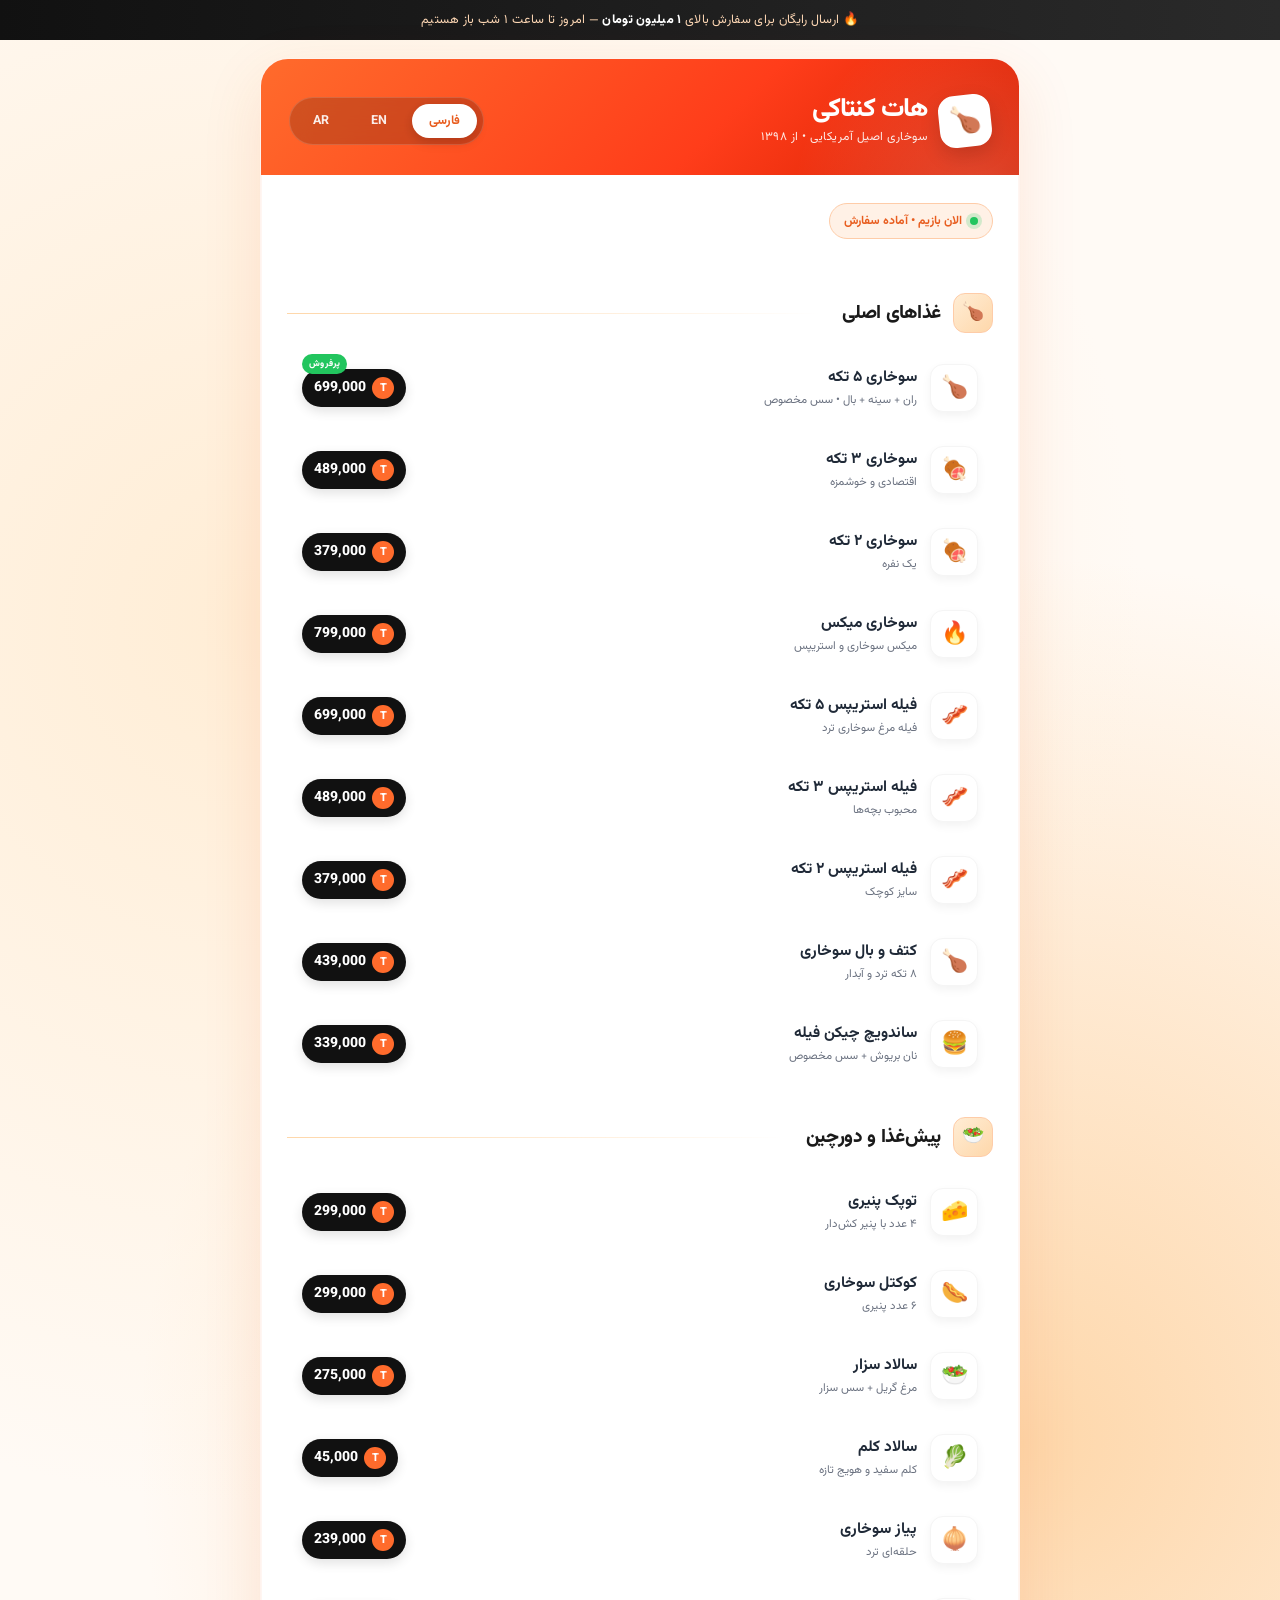
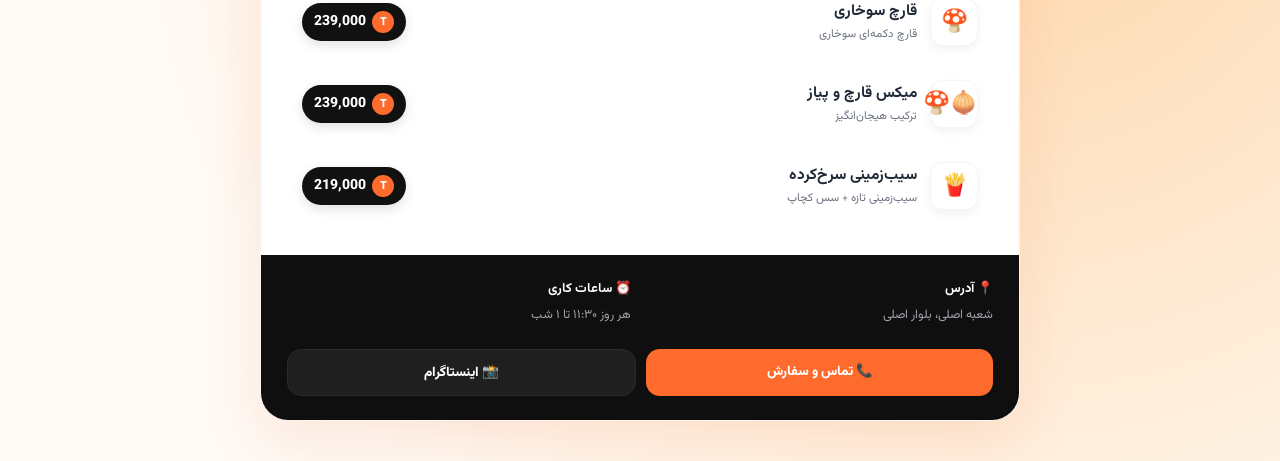
<file: menu.html>
<!doctype html>
<html lang="fa" dir="rtl"> 
<head> 
  <meta charset="UTF-8"> 
  <meta name="viewport" content="width=device-width, initial-scale=1.0">
  <title>هات کنتاکی | منوی آنلاین حرفه‌ای</title>
  <link rel="preconnect" href="https://fonts.googleapis.com">
  <link href="https://fonts.googleapis.com/css2?family=Vazirmatn:wght@300;400;600;700;800&display=swap" rel="stylesheet">
  <style>
    :root{
      --orange:#ff6b2c;
      --orange-dark:#e85d1f;
      --orange-light:#fff1e6;
      --dark:#1a1a1a;
      --gray:#6b7280;
      --border:#fecca8;
    }
    *{ box-sizing:border-box; margin:0; padding:0; }
    body{
      font-family:'Vazirmatn','Segoe UI',Tahoma,sans-serif;
      background: #fffaf5;
      background-image: 
        radial-gradient(circle at 20% 30%, #ffedd5 0%, transparent 50%),
        radial-gradient(circle at 80% 70%, #fed7aa 0%, transparent 50%);
      color: var(--dark);
      min-height:100vh;
      -webkit-font-smoothing:antialiased;
    }
    .top-notice{
      background: linear-gradient(90deg, #111 0%, #2a2a2a 100%);
      color:#ffd8b5;
      text-align:center;
      padding:10px;
      font-size:12.5px;
      letter-spacing:.3px;
    }
    .top-notice span{ color:white; font-weight:800; }
    .container{
      width: 92%;
      max-width: 760px;
      margin: 18px auto 40px;
      background: #ffffff;
      border-radius: 28px;
      box-shadow: 
        0 20px 60px rgba(232,93,31,0.12),
        0 2px 0 1px rgba(255,107,44,0.06) inset;
      overflow:hidden;
      border:1px solid rgba(255,107,44,0.08);
    }
    /* Header */
    .hero{
      background: linear-gradient(135deg, #ff6b2c 0%, #ff3d1a 60%, #d61f00 100%);
      padding: 36px 28px 28px;
      position:relative;
      overflow:hidden;
      color:white;
    }
    .hero::after{
      content:"";
      position:absolute;
      top:-40%;
      right:-20%;
      width:380px;
      height:380px;
      background: radial-gradient(circle, rgba(255,255,255,0.18) 0%, transparent 70%);
      border-radius:50%;
      pointer-events:none;
    }
    .hero-top{
      display:flex;
      justify-content:space-between;
      align-items:center;
      position:relative;
      z-index:2;
    }
    .logo{
      display:flex;
      align-items:center;
      gap:12px;
    }
    .logo-icon{
      width:52px;
      height:52px;
      background: white;
      border-radius:16px;
      display:grid;
      place-items:center;
      font-size:26px;
      box-shadow: 0 8px 20px rgba(0,0,0,0.15);
      transform: rotate(-6deg);
    }
    .logo-text h1{
      font-size:26px;
      font-weight:800;
      line-height:1;
      letter-spacing:-0.5px;
    }
    .logo-text p{
      font-size:12px;
      opacity:.9;
      margin-top:5px;
      font-weight:400;
      letter-spacing:.5px;
    }
    /* Language Bar */
    .language-bar{
      display:flex;
      gap:8px;
      background: rgba(0,0,0,0.18);
      backdrop-filter: blur(10px);
      padding:6px;
      border-radius: 100px;
      border:1px solid rgba(255,255,255,0.15);
    }
    .lang-btn{
      padding: 6px 16px;
      border: 1px solid transparent;
      border-radius: 100px;
      background: transparent;
      color: rgba(255,255,255,0.9);
      cursor: pointer;
      font-weight:700;
      font-size:12.5px;
      font-family:inherit;
      transition:.25s cubic-bezier(.4,0,.2,1);
    }
    .lang-btn:hover{ background: rgba(255,255,255,0.12); }
    .lang-btn.active{
      background: white;
      color: var(--orange-dark);
      box-shadow: 0 4px 12px rgba(0,0,0,0.15);
    }
    /* Content */
    .content-padding{ padding: 28px 26px; }
    .badge-delivery{
      display:inline-flex;
      align-items:center;
      gap:8px;
      background: var(--orange-light);
      border:1px solid var(--border);
      color: var(--orange-dark);
      padding:8px 14px;
      border-radius:100px;
      font-size:12px;
      font-weight:700;
      margin-bottom:22px;
    }
    .badge-delivery .dot{
      width:8px; height:8px; background:#22c55e; border-radius:50%;
      box-shadow:0 0 0 4px rgba(34,197,94,0.2);
      animation: pulse 2s infinite;
    }
    @keyframes pulse{ 0%{box-shadow:0 0 0 0 rgba(34,197,94,.4)} 70%{box-shadow:0 0 0 6px rgba(34,197,94,0)} 100%{box-shadow:0 0 0 0 rgba(34,197,94,0)} }
    
    .category-header{
      display:flex;
      align-items:center;
      gap:12px;
      margin-top:32px;
      margin-bottom:14px;
    }
    .category-header:first-of-type{ margin-top:8px; }
    .cat-icon{
      width:40px; height:40px;
      background: linear-gradient(135deg, #ffedd5, #fed7aa);
      border-radius:12px;
      display:grid;
      place-items:center;
      font-size:18px;
      border:1px solid var(--border);
    }
    .category-header h2{
      font-size:19px;
      font-weight:800;
      color: var(--dark);
      letter-spacing:-0.3px;
      border:none;
      padding:0;
      margin:0;
    }
    .cat-line{ flex:1; height:1px; background: linear-gradient(90deg, #fed7aa, transparent); margin-right:10px; }
    .ltr-mode .cat-line{ background: linear-gradient(90deg, transparent, #fed7aa); margin-left:10px; margin-right:0; }

    .grid{ display:flex; flex-direction:column; gap:0; }
    .item{
      display:flex;
      justify-content:space-between;
      align-items:center;
      padding:16px 14px;
      border-radius:16px;
      border:1px solid transparent;
      transition: all .22s ease;
      position:relative;
      gap:12px;
    }
    .item:hover{
      background: #fff7ed;
      border-color: #ffedd5;
      transform: translateY(-1px);
      box-shadow:0 6px 18px rgba(255,107,44,0.08);
    }
    .item-info{ display:flex; align-items:center; gap:13px; flex:1; }
    .item-emoji{
      width:48px; height:48px;
      background:#fff;
      border:1px solid #f5f5f5;
      box-shadow:0 4px 10px rgba(0,0,0,0.05);
      border-radius:13px;
      display:grid;
      place-items:center;
      font-size:22px;
      flex-shrink:0;
    }
    .item-text{ display:flex; flex-direction:column; }
    .item-title{
      font-size:15.5px;
      font-weight:700;
      color:#1f2937;
      line-height:1.3;
    }
    .item-sub{
      font-size:11.5px;
      color:var(--gray);
      margin-top:3px;
      font-weight:400;
    }
    .price-wrap{
      display:flex;
      flex-direction:row-reverse;
      align-items:center;
      gap:6px;
      background: #111;
      color:white;
      padding:8px 12px;
      border-radius:100px;
      font-weight:800;
      font-size:14px;
      white-space:nowrap;
      box-shadow:0 4px 12px rgba(0,0,0,0.12);
      flex-shrink:0;
    }
    .price-wrap span:last-child{
      background: var(--orange);
      color:white;
      width:22px; height:22px;
      display:grid; place-items:center;
      border-radius:50%;
      font-size:11px;
      font-weight:800;
    }
    .ltr-mode .price-wrap{ flex-direction:row; }
    .popular{
      position:absolute;
      top:6px;
      left:14px;
      background:#22c55e;
      color:white;
      font-size:9px;
      font-weight:800;
      padding:3px 7px;
      border-radius:100px;
      letter-spacing:.4px;
    }
    .ltr-mode .popular{ left:auto; right:14px; }
    /* Footer */
    .footer{
      background:#0f0f0f;
      padding:24px 26px;
      display:grid;
      grid-template-columns:1fr 1fr;
      gap:18px;
      color:#a1a1aa;
      font-size:12.5px;
    }
    .footer b{ color:white; display:block; margin-bottom:6px; font-size:13px; }
    .cta{
      grid-column:1 / -1;
      display:flex;
      gap:10px;
      margin-top:6px;
    }
    .cta a{
      flex:1;
      text-align:center;
      padding:12px;
      border-radius:14px;
      font-weight:800;
      text-decoration:none;
      font-size:13.5px;
      transition:.2s;
    }
    .cta .primary{ background:var(--orange); color:white; }
    .cta .primary:hover{ background:var(--orange-dark); transform:translateY(-1px); }
    .cta .secondary{ background:#1f1f1f; color:white; border:1px solid #2a2a2a; }
    .cta .secondary:hover{ background:#262626; }
    @media(max-width:520px){
      .content-padding{ padding:22px 16px; }
      .hero{ padding:28px 20px 22px; }
      .footer{ grid-template-columns:1fr; }
    }
  </style> 
</head> 
<body> 

  <div class="top-notice">🔥 ارسال رایگان برای سفارش بالای <span>۱ میلیون تومان</span> — امروز تا ساعت ۱ شب باز هستیم</div>

  <div class="container" id="main-container"> 
   <div class="hero">
     <div class="hero-top">
       <div class="logo">
         <div class="logo-icon">🍗</div>
         <div class="logo-text">
           <h1 id="title">هات کنتاکی</h1>
           <p id="subtitle">سوخاری اصیل آمریکایی • از ۱۳۹۸</p>
         </div>
       </div>
       <div class="language-bar"> 
         <button class="lang-btn active" onclick="changeLang('fa', this)">فارسی</button> 
         <button class="lang-btn" onclick="changeLang('en', this)">EN</button> 
         <button class="lang-btn" onclick="changeLang('ar', this)">AR</button> 
       </div> 
     </div>
   </div>

   <div class="content-padding">
     <div class="badge-delivery"><span class="dot"></span><span id="openBadge">الان بازیم • آماده سفارش</span></div>

     <div class="category-header">
       <div class="cat-icon">🍗</div>
       <h2 id="main">غذاهای اصلی</h2>
       <div class="cat-line"></div>
     </div>
     <div class="grid">
       <div class="item"> 
         <div class="item-info">
           <div class="item-emoji">🍗</div>
           <div class="item-text">
             <span class="item-title" id="m1">سوخاری ۵ تکه</span>
             <span class="item-sub" id="m1s">ران + سینه + بال • سس مخصوص</span>
           </div>
         </div>
         <div class="price-wrap"><span>699,000</span><span>T</span></div> 
         <span class="popular" id="pop1">پرفروش</span>
       </div> 
       <div class="item"> 
         <div class="item-info"><div class="item-emoji">🍖</div><div class="item-text"><span class="item-title" id="m2">سوخاری ۳ تکه</span><span class="item-sub" id="m2s">اقتصادی و خوشمزه</span></div></div>
         <div class="price-wrap"><span>489,000</span><span>T</span></div> 
       </div> 
       <div class="item"> 
         <div class="item-info"><div class="item-emoji">🍖</div><div class="item-text"><span class="item-title" id="m3">سوخاری ۲ تکه</span><span class="item-sub" id="m3s">یک نفره</span></div></div>
         <div class="price-wrap"><span>379,000</span><span>T</span></div> 
       </div> 
       <div class="item"> 
         <div class="item-info"><div class="item-emoji">🔥</div><div class="item-text"><span class="item-title" id="m4">سوخاری میکس</span><span class="item-sub" id="m4s">میکس سوخاری و استریپس</span></div></div>
         <div class="price-wrap"><span>799,000</span><span>T</span></div> 
       </div> 
       <div class="item"> 
         <div class="item-info"><div class="item-emoji">🥓</div><div class="item-text"><span class="item-title" id="m5">فیله استریپس ۵ تکه</span><span class="item-sub" id="m5s">فیله مرغ سوخاری ترد</span></div></div>
         <div class="price-wrap"><span>699,000</span><span>T</span></div> 
       </div> 
       <div class="item"> 
         <div class="item-info"><div class="item-emoji">🥓</div><div class="item-text"><span class="item-title" id="m6">فیله استریپس ۳ تکه</span><span class="item-sub" id="m6s">محبوب بچه‌ها</span></div></div>
         <div class="price-wrap"><span>489,000</span><span>T</span></div> 
       </div> 
       <div class="item"> 
         <div class="item-info"><div class="item-emoji">🥓</div><div class="item-text"><span class="item-title" id="m14">فیله استریپس ۲ تکه</span><span class="item-sub" id="m14s">سایز کوچک</span></div></div>
         <div class="price-wrap"><span>379,000</span><span>T</span></div> 
       </div> 
       <div class="item"> 
         <div class="item-info"><div class="item-emoji">🍗</div><div class="item-text"><span class="item-title" id="m7">کتف و بال سوخاری</span><span class="item-sub" id="m7s">۸ تکه ترد و آبدار</span></div></div>
         <div class="price-wrap"><span>439,000</span><span>T</span></div> 
       </div> 
       <div class="item"> 
         <div class="item-info"><div class="item-emoji">🍔</div><div class="item-text"><span class="item-title" id="m8">ساندویچ چیکن فیله</span><span class="item-sub" id="m8s">نان بریوش + سس مخصوص</span></div></div>
         <div class="price-wrap"><span>339,000</span><span>T</span></div> 
       </div> 
     </div>

     <div class="category-header">
       <div class="cat-icon">🥗</div>
       <h2 id="starters">پیش‌غذا و دورچین</h2>
       <div class="cat-line"></div>
     </div>
     <div class="grid">
       <div class="item"> <div class="item-info"><div class="item-emoji">🧀</div><div class="item-text"><span class="item-title" id="m11">توپک پنیری</span><span class="item-sub" id="m11s">۴ عدد با پنیر کش‌دار</span></div></div><div class="price-wrap"><span>299,000</span><span>T</span></div> </div> 
       <div class="item"> <div class="item-info"><div class="item-emoji">🌭</div><div class="item-text"><span class="item-title" id="m13">کوکتل سوخاری</span><span class="item-sub" id="m13s">۶ عدد پنیری</span></div></div><div class="price-wrap"><span>299,000</span><span>T</span></div> </div> 
       <div class="item"> <div class="item-info"><div class="item-emoji">🥗</div><div class="item-text"><span class="item-title" id="s1">سالاد سزار</span><span class="item-sub" id="s1s">مرغ گریل + سس سزار</span></div></div><div class="price-wrap"><span>275,000</span><span>T</span></div> </div> 
       <div class="item"> <div class="item-info"><div class="item-emoji">🥬</div><div class="item-text"><span class="item-title" id="s2">سالاد کلم</span><span class="item-sub" id="s2s">کلم سفید و هویج تازه</span></div></div><div class="price-wrap"><span>45,000</span><span>T</span></div> </div> 
       <div class="item"> <div class="item-info"><div class="item-emoji">🧅</div><div class="item-text"><span class="item-title" id="s3">پیاز سوخاری</span><span class="item-sub" id="s3s">حلقه‌ای ترد</span></div></div><div class="price-wrap"><span>239,000</span><span>T</span></div> </div> 
       <div class="item"> <div class="item-info"><div class="item-emoji">🍄</div><div class="item-text"><span class="item-title" id="s4">قارچ سوخاری</span><span class="item-sub" id="s4s">قارچ دکمه‌ای سوخاری</span></div></div><div class="price-wrap"><span>239,000</span><span>T</span></div> </div> 
       <div class="item"> <div class="item-info"><div class="item-emoji">🍄‍🧅</div><div class="item-text"><span class="item-title" id="s5">میکس قارچ و پیاز</span><span class="item-sub" id="s5s">ترکیب هیجان‌انگیز</span></div></div><div class="price-wrap"><span>239,000</span><span>T</span></div> </div> 
       <div class="item"> <div class="item-info"><div class="item-emoji">🍟</div><div class="item-text"><span class="item-title" id="s6">سیب‌زمینی سرخ‌کرده</span><span class="item-sub" id="s6s">سیب‌زمینی تازه + سس کچاپ</span></div></div><div class="price-wrap"><span>219,000</span><span>T</span></div> </div> 
     </div>
   </div>

   <div class="footer">
     <div><b id="f1t">📍 آدرس</b><span id="f1d">شعبه اصلی، بلوار اصلی</span></div>
     <div><b id="f2t">⏰ ساعات کاری</b><span id="f2d">هر روز ۱۱:۳۰ تا ۱ شب</span></div>
     <div class="cta">
       <a href="tel:+989000000000" class="primary" id="cta1">📞 تماس و سفارش</a>
       <a href="#" class="secondary" id="cta2">📸 اینستاگرام</a>
     </div>
   </div>
  </div> 

  <script>
    const langData = {
      fa: {
        title: "هات کنتاکی", subtitle: "سوخاری اصیل آمریکایی • از ۱۳۹۸",
        main: "غذاهای اصلی", starters: "پیش‌غذا و دورچین",
        openBadge:"الان بازیم • آماده سفارش",
        m1: "سوخاری ۵ تکه", m1s:"ران + سینه + بال • سس مخصوص",
        m2: "سوخاری ۳ تکه", m2s:"اقتصادی و خوشمزه",
        m3: "سوخاری ۲ تکه", m3s:"یک نفره",
        m4: "سوخاری میکس", m4s:"میکس سوخاری و استریپس",
        m5: "فیله استریپس ۵ تکه", m5s:"فیله مرغ سوخاری ترد",
        m6: "فیله استریپس ۳ تکه", m6s:"محبوب بچه‌ها",
        m14: "فیله استریپس ۲ تکه", m14s:"سایز کوچک",
        m7: "کتف و بال سوخاری", m7s:"۸ تکه ترد و آبدار",
        m8: "ساندویچ چیکن فیله", m8s:"نان بریوش + سس مخصوص",
        m11: "توپک پنیری", m11s:"۴ عدد با پنیر کش‌دار",
        m13: "کوکتل سوخاری", m13s:"۶ عدد پنیری",
        s1: "سالاد سزار", s1s:"مرغ گریل + سس سزار",
        s2: "سالاد کلم", s2s:"کلم سفید و هویج تازه",
        s3: "پیاز سوخاری", s3s:"حلقه‌ای ترد",
        s4: "قارچ سوخاری", s4s:"قارچ دکمه‌ای سوخاری",
        s5: "میکس قارچ و پیاز", s5s:"ترکیب هیجان‌انگیز",
        s6: "سیب‌زمینی سرخ‌کرده", s6s:"سیب‌زمینی تازه + سس کچاپ",
        pop1:"پرفروش",
        f1t:"📍 آدرس", f1d:"شعبه اصلی، بلوار اصلی",
        f2t:"⏰ ساعات کاری", f2d:"هر روز ۱۱:۳۰ تا ۱ شب",
        cta1:"📞 تماس و سفارش", cta2:"📸 اینستاگرام",
      },
      en: {
        title: "HOT KENTUCKY", subtitle:"Authentic American Fried Chicken • Since 2019",
        main: "Main Dishes", starters: "Sides & Starters",
        openBadge:"Open Now • Ready to order",
        m1: "5pc Fried Chicken", m1s:"Thigh + Breast + Wing • Special sauce",
        m2: "3pc Fried Chicken", m2s:"Value & tasty",
        m3: "2pc Fried Chicken", m3s:"Single portion",
        m4: "Mixed Fried Chicken", m4s:"Mix of chicken & strips",
        m5: "5pc Chicken Strips", m5s:"Crispy chicken filet",
        m6: "3pc Chicken Strips", m6s:"Kids favorite",
        m14: "2pc Chicken Strips", m14s:"Small size",
        m7: "Fried Wings", m7s:"8 pcs crispy & juicy",
        m8: "Chicken Filet Sandwich", m8s:"Brioche + special sauce",
        m11: "Cheese Balls", m11s:"4 pcs cheesy",
        m13: "Fried Cocktail", m13s:"6 pcs cheesy",
        s1: "Caesar Salad", s1s:"Grilled chicken + Caesar sauce",
        s2: "Cabbage Salad", s2s:"Fresh white cabbage & carrot",
        s3: "Fried Onion", s3s:"Crispy rings",
        s4: "Fried Mushroom", s4s:"Button mushroom fried",
        s5: "Mushroom & Onion Mix", s5s:"Exciting combo",
        s6: "French Fries", s6s:"Fresh potato + ketchup",
        pop1:"BESTSELLER",
        f1t:"📍 Address", f1d:"Main Branch, Main Blvd",
        f2t:"⏰ Hours", f2d:"Everyday 11:30 AM - 1 AM",
        cta1:"📞 Call to Order", cta2:"📸 Instagram",
      },
      ar: {
        title: "كنتاكي الحار", subtitle:"دجاج مقلي أمريكي أصيل • منذ ٢٠١٩",
        main: "الأطباق الرئيسية", starters: "المقبلات والجانبية",
        openBadge:"مفتوح الآن • جاهز للطلب",
        m1: "دجاج مقلي ٥ قطع", m1s:"فخذ + صدر + جناح • صلصة خاصة",
        m2: "دجاج مقلي ٣ قطع", m2s:"اقتصادي ولذيذ",
        m3: "دجاج مقلي ٢ قطع", m3s:"وجبة فردية",
        m4: "دجاج مقلي مشكل", m4s:"مكس دجاج وستريبس",
        m5: "شرائح دجاج ٥ قطع", m5s:"فيليه دجاج مقرمش",
        m6: "شرائح دجاج ٣ قطع", m6s:"المفضل للأطفال",
        m14: "شرائح دجاج ٢ قطع", m14s:"حجم صغير",
        m7: "أجنحة مقلية", m7s:"٨ قطع مقرمشة",
        m8: "ساندويتش دجاج فيليه", m8s:"خبز بريوش + صلصة خاصة",
        m11: "كرات الجبنة", m11s:"٤ قطع بالجبن",
        m13: "سجق مقلي", m13s:"٦ قطع بالجبن",
        s1: "سلطة سيزر", s1s:"دجاج مشوي + صلصة سيزر",
        s2: "سلطة ملفوف", s2s:"ملفوف أبيض وجزر طازج",
        s3: "بصل مقلي", s3s:"حلقات مقرمشة",
        s4: "فطر مقلي", s4s:"فطر مقلي",
        s5: "خليط فطر وبصل", s5s:"مزيج مثير",
        s6: "بطاطا مقلية", s6s:"بطاطا طازجة + كاتشب",
        pop1:"الأكثر مبيعاً",
        f1t:"📍 العنوان", f1d:"الفرع الرئيسي، الشارع الرئيسي",
        f2t:"⏰ ساعات العمل", f2d:"يوميا ١١:٣٠ ص - ١ ص",
        cta1:"📞 اتصل للطلب", cta2:"📸 انستغرام",
      }
    };

    function changeLang(lang, btn) {
      const data = langData[lang];
      for (let key in data) {
        let el = document.getElementById(key);
        if(el) el.textContent = data[key];
      }
      document.querySelectorAll('.lang-btn').forEach(b => b.classList.remove('active'));
      btn.classList.add('active');
      const container = document.getElementById('main-container');
      if(lang === 'en') {
        document.body.dir = 'ltr';
        container.classList.add('ltr-mode');
      } else {
        document.body.dir = 'rtl';
        container.classList.remove('ltr-mode');
      }
      localStorage.setItem('hotk-lang', lang);
    }
    // restore lang
    const saved = localStorage.getItem('hotk-lang');
    if(saved && saved!=='fa'){
      const btn = document.querySelector(`.lang-btn[onclick*=\"'${saved}'\"]`);
      if(btn) changeLang(saved, btn);
    }
  </script> 
</body>
</html>
</file>
